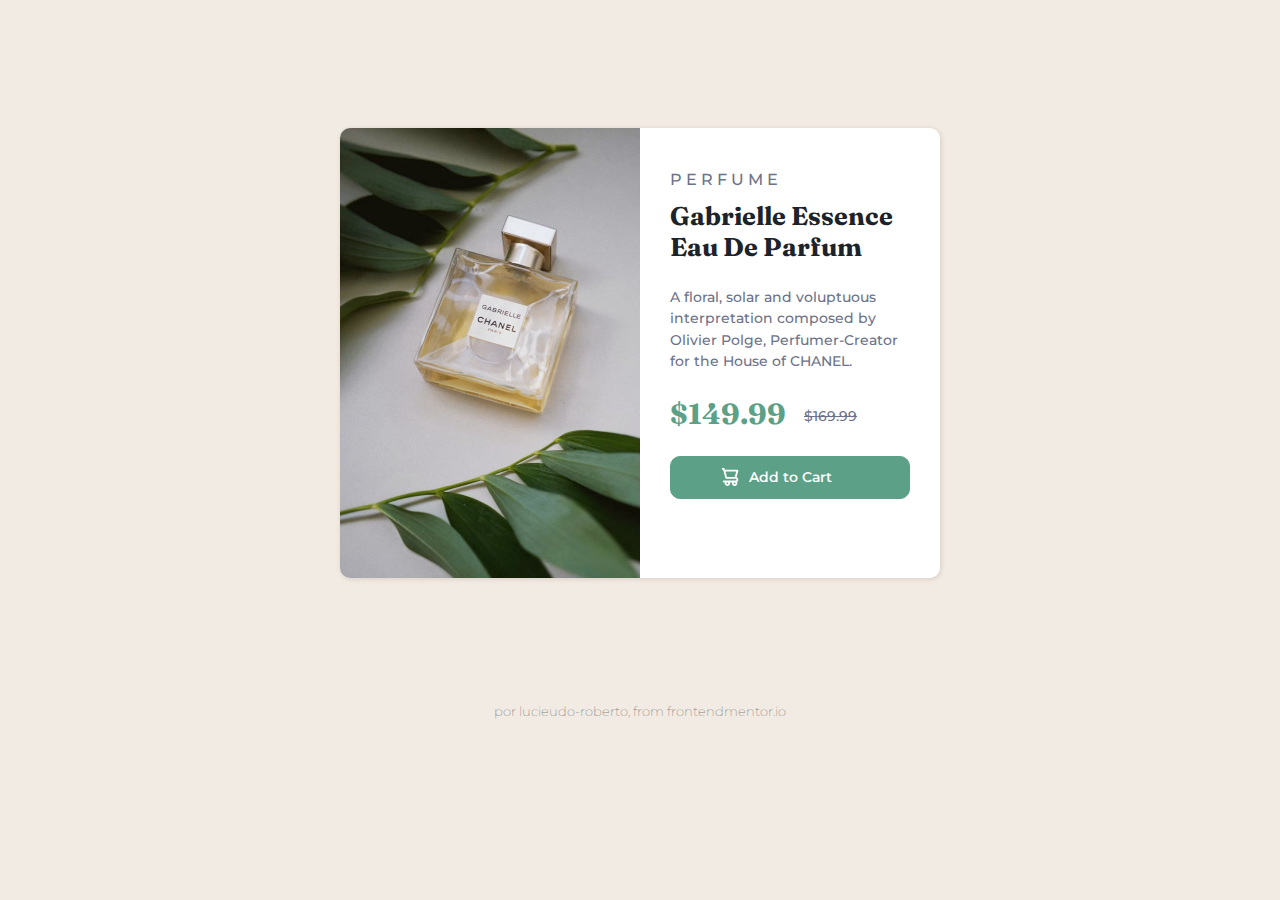
<file: desafio_01/index.html>
<!DOCTYPE html>
<html lang="en">
    <head>
    	<title>frontendmentor card perfume </title>
    	<meta name="author" content="lucieudo.roberto@gmail.com"/>
    	<meta name="describle" content=""/>
        <meta name="viewport" content="width=device-width"/>
        <meta charset="UTF-8"/>
        <link rel="stylesheet" href="css/reset.css"/>
        <link rel="stylesheet" href="css/style.css"/>
        <link rel="icon" href="res/favicon.png"/>
    </head>
    <body>
        <main class="card">
            <picture class="card-image-box">
            	<source media="(max-width:599px)" srcset="res/product_mobile.jpg"/>
            	<source media="(min-width:600px)" srcset="res/product_desktop.jpg"/>
                <img class="card-image" src="res/product_mobile.jpg" alt="Photo perfume and leaves">
            </picture>
            
            <div class="card-box-content">
                <h1 class="card-content-title card-content">
                    <span class="card-content-uptitle card-content">perfume</span>
                    Gabrielle Essence Eau De Parfum
                </h1>
                <p class="card-describle card-content">
                    A floral, solar and voluptuous interpretation composed by Olivier Polge, 
                    Perfumer-Creator for the House of CHANEL.
                </p>
                <label class="card-price card-content"> $149.99 <span class="old-price">$169.99</span> </label>
                <button class="card-button">Add to Cart</button>
            </div>
        </main>
        
        <footer>
            <p class="copy"> por lucieudo-roberto, from frontendmentor.io</p>
        </footer>
    </body>
</html>
</file>
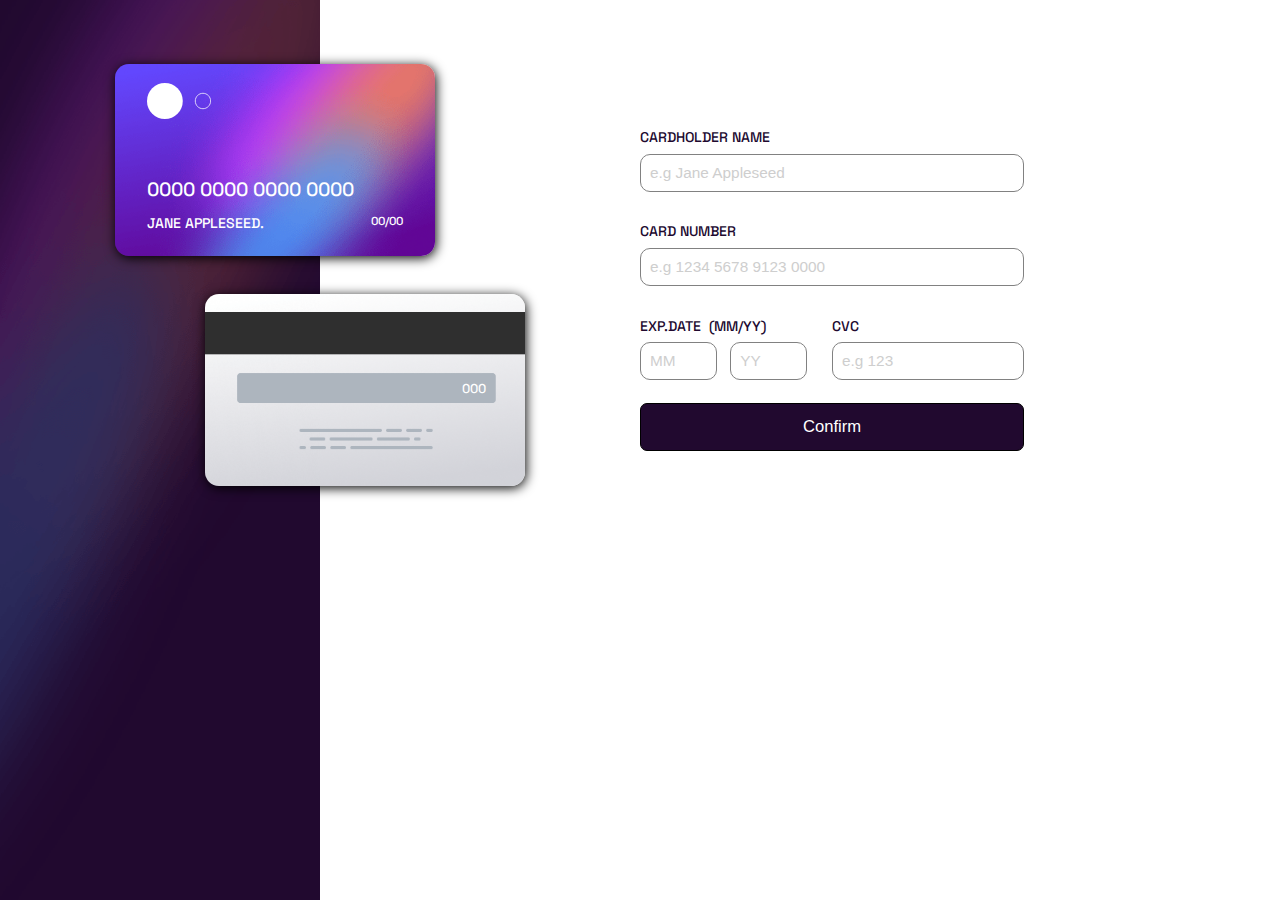
<file: desafio_02/index.html>
<!DOCTYPE html>

<html lang="en">
    <head>
        <title>Frontend Mentor | Interactive card details form </title>
        <meta name="viewport" content="width=device-width"/>
        <meta charset="UTF-8">
        <meta name="describle" content="card Interactive page">
        <link rel="icon" type="image/png" sizes="32x32" href="/res/favicon-32x32.png">
        <link rel="stylesheet" href="css/reset.css"/>
        <link rel="stylesheet" href="css/style.css"/>
    </head>
    <body>
        <div class="card-container">
            <div class="card-box">
                <div class="card card-front">
                    <img class="card-logo-img" src="res/card-logo.svg" alt="card logo image"/>
                    <label class="card-label-number" for="card-number">0000 0000 0000 0000</label>
                    <div class="label-name-box">
                        <label class="card-label-name" for="card-name">JANE APPLESEED.</label>
                        <label class="card-label-date" for="card-date">00/00</label>
                    </div>
                </div> 
                <div class="card card-back">
                    <label class="card-label-cvc" for="card-cvc">000</label>
                </div>              
            </div>

            <div class="form-box" >
                <form class="form-1">
                    <div class="form-input-box">
                        <label class="form-label" for="card-name">cardholder name </label>
                        <input class="form-input" id= "card-name" placeholder="e.g Jane Appleseed" maxlength="19">
                        <span class="form-error card-name-error">Can't be blank</span>
                    </div>
                    <div class="form-input-box">
                        <label class="form-label" for="card-number">card number</label>
                        <input class="form-input" type="tel" id="card-number" placeholder="e.g 1234 5678 9123 0000">
                        <span class="form-error card-number-error">Wrong format, numbers only</span>
                    </div>
                    
                    <div class="form-grid">
                        <div class="form-grid-child">
                            <label class="form-label" for="card-date">exp.date &nbsp;(mm/yy)</label>
                            <input class="form-input grid-input" type="tel" id="card-date" placeholder="MM">
                            <input class="form-input grid-input" type="tel" id="card-year" placeholder="YY">
                            <span class="form-error card-date-error">Can't be blank</span>
                        </div>
                        <div class="form-grid-child">
                            <label class="form-label" for="card-cvc">cvc</label>
                            <input class="form-input cvc-input" type="tel" id="card-cvc" placeholder="e.g 123">
                            <span class="form-error card-cvc-error">Can't be blank</span>
                        </div>
                    </div>
                    
                    <input type="button" class="send-button" id="submit-bnt" value="Confirm"/>
                </form>
            </div>

            <div class="sucess-box">
                <img class="sucess-image" src="res/icon-complete.svg" alt="is ok, image"/>
                <h1>thank you</h1>
                <p class="sucess-info-message">
                    We've added your car details 
                </p>
                <button class="sucess-button">Continue</button>
            </div>
        </div>
        <script src="src/main.js"></script>
    </body>
</html>
</file>
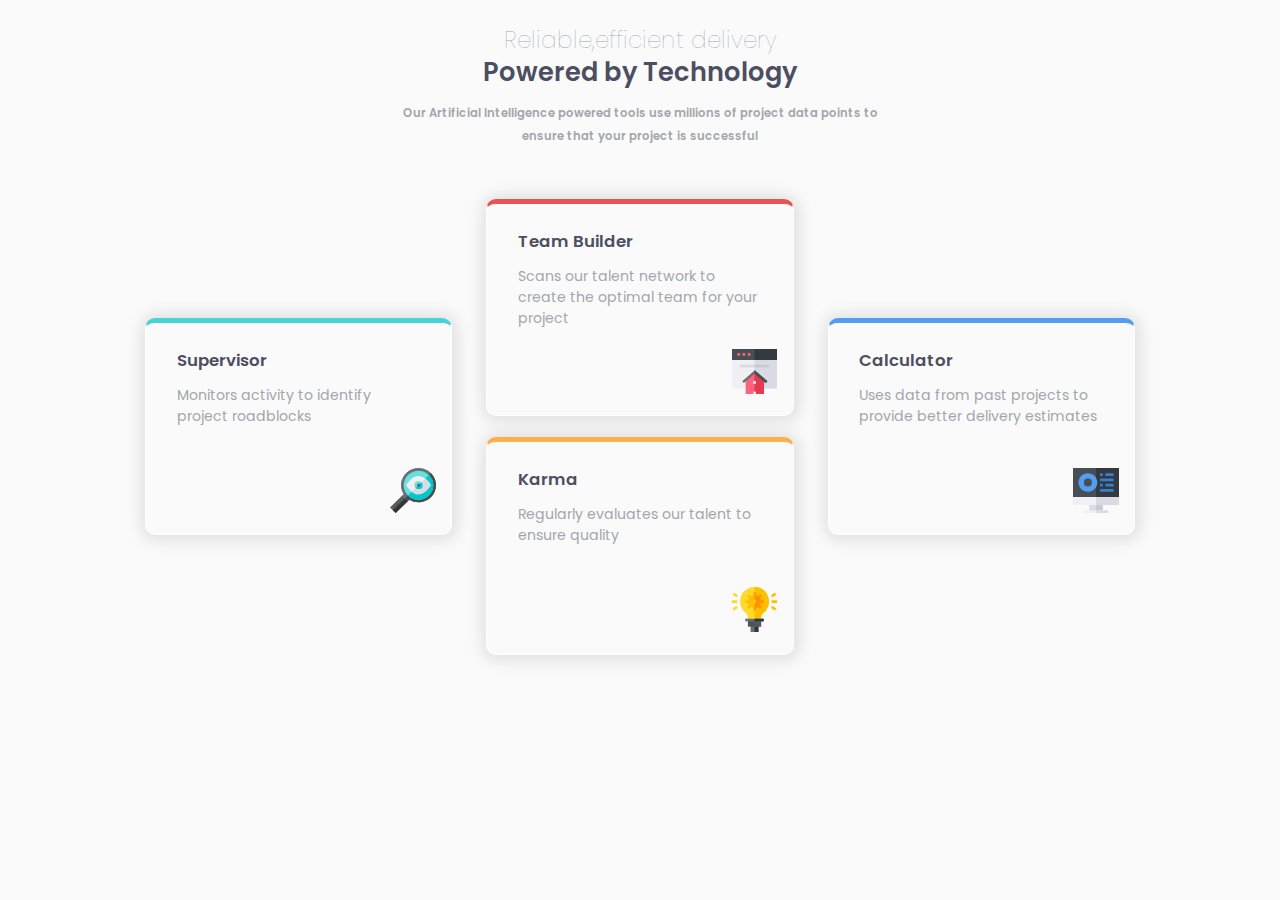
<file: desafio_03/index.html>
<!DOCTYPE html>

<html lang="en">
	<head>
		<title>Frontend Mentor | Four card feature section</title>
		<meta charset="UTF-8"/>
		<meta name="viewport" content="device-width,initial-scale=1"/>
		<meta name="describle" content="four card page">
		<link rel="icon" href="res/favicon-32x32.png"/>
		<link rel="stylesheet" href="css/reset.css"/>
		<link rel="stylesheet" href="css/style.css"/>
	</head>
	<body>
		<header class="header-box">
			<h1>Reliable,efficient delivery</h1>
			<h2>Powered by Technology</h2>
			<p class="header-desc">
			 Our Artificial Intelligence powered tools use millions of project data points
  			 to ensure that your project is successful
			</p>
		</header>
		<main class="main-grid-1">
			<article class="card card-1">
				<span class="card-title">Supervisor</span>
				<p class="card-desc">Monitors activity to identify project roadblocks</p>
				<img src="res/supervisor.svg" class="card-image" alt="">
			</article>
           <div class="not-used">
				<article class="card card-2">
					<span class="card-title">Team Builder</span>
					<p class="card-desc">Scans our talent network to create the optimal team for your project</p>
					<img src="res/team-builder.svg" class="card-image" alt="">
				</article>

				<article class="card card-3">
					<span class="card-title">Karma</span>
					<p class="card-desc">Regularly evaluates our talent to ensure quality</p>
					<img src="res/karma.svg" class="card-image" alt="">
				</article>
			</div>
			<article class="card card-4">
				<span class="card-title">Calculator</span>
				<p class="card-desc">Uses data from past projects to provide better delivery estimates</p>
				<img src="res/calculator.svg" class="card-image" alt="">
			</article>
		</main>	
	</body>
</html>
</file>
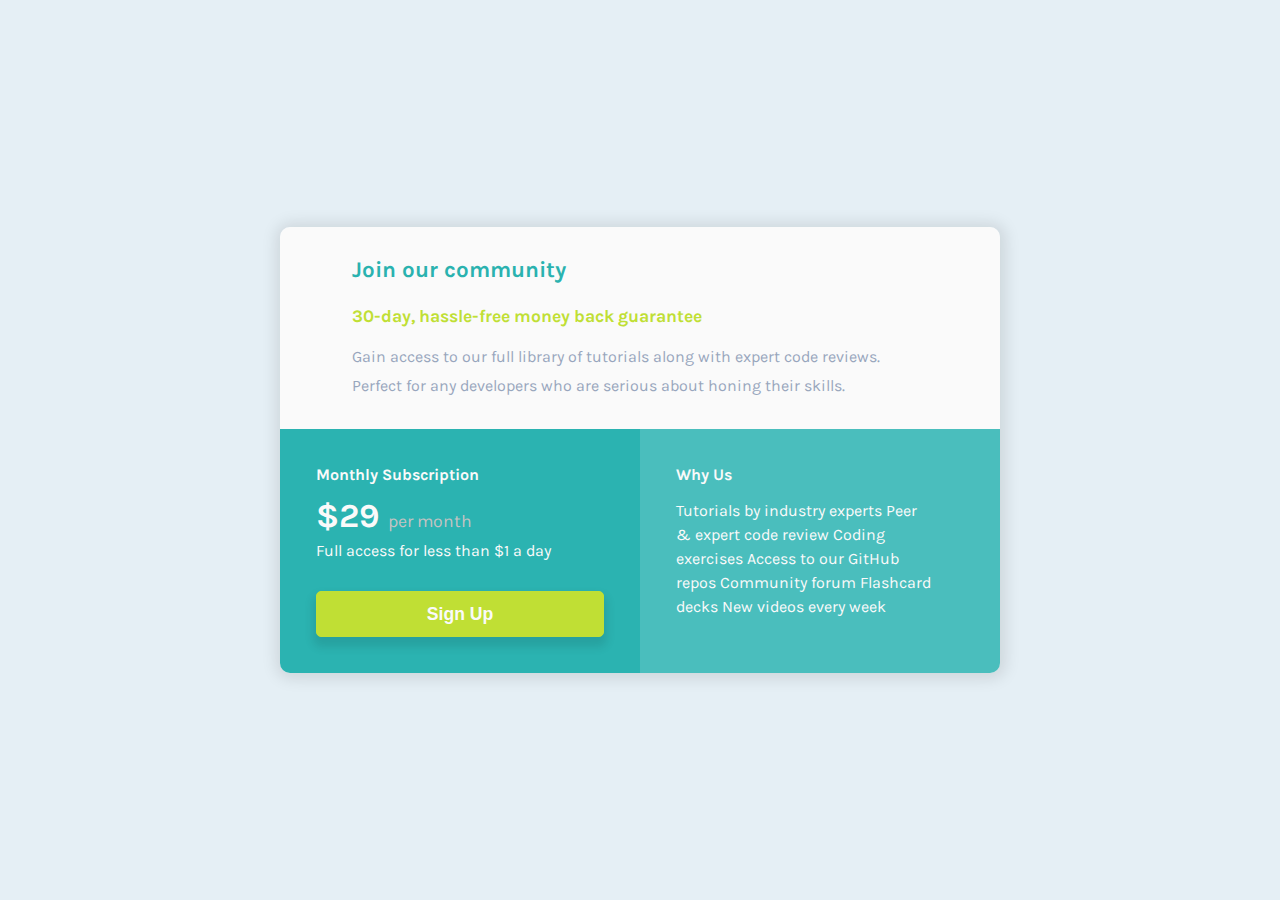
<file: desafio_04/index.html>
<!DOCTYPE html>
<html lang="en">
<head>
	<meta charset="utf-8">
	<meta name="viewport" content="width=device-width, initial-scale=1">
	<meta name="theme-color" content="#2bb3b1"/>
	<title>Frontend Mentor | Single Price Grid Component</title>
	<link rel="icon" href="res/favicon.png"/>
	<link rel="stylesheet" href="css/reset.css" />
	<link rel="stylesheet" href="css/style.css" />
</head>
<body>
	<main class="main-box">
		<section class="head-section">
			<h1 class="header-title">Join our community</h1>
			<h2>30-day, hassle-free money back guarantee</h2>
			<p class="head-section-desc">
			  Gain access to our full library of tutorials along with expert code reviews. 
  			  Perfect for any developers who are serious about honing their skills.
			<p>
		</section>
		
		<section class="subscript-section">
			<h3 class="header-title">Monthly Subscription</h3>
			<p class="product-price"> &dollar;29 <span class="month-text">per month</span></p>
			<p class="more-price-info">Full access for less than &dollar;1 a day</p>
			<button class="singup-bnt">Sign Up</button>
		</section>

		<section class="whay-section">
			<h4 class="header-title">Why Us</h4>
			<p class="whay-desc">
			  Tutorials by industry experts Peer &amp; expert code review
  			  Coding exercises Access to our GitHub repos Community forum Flashcard decks
  			  New videos every week
			</p>
		</section>
	</main>
</body>
</html>
</file>
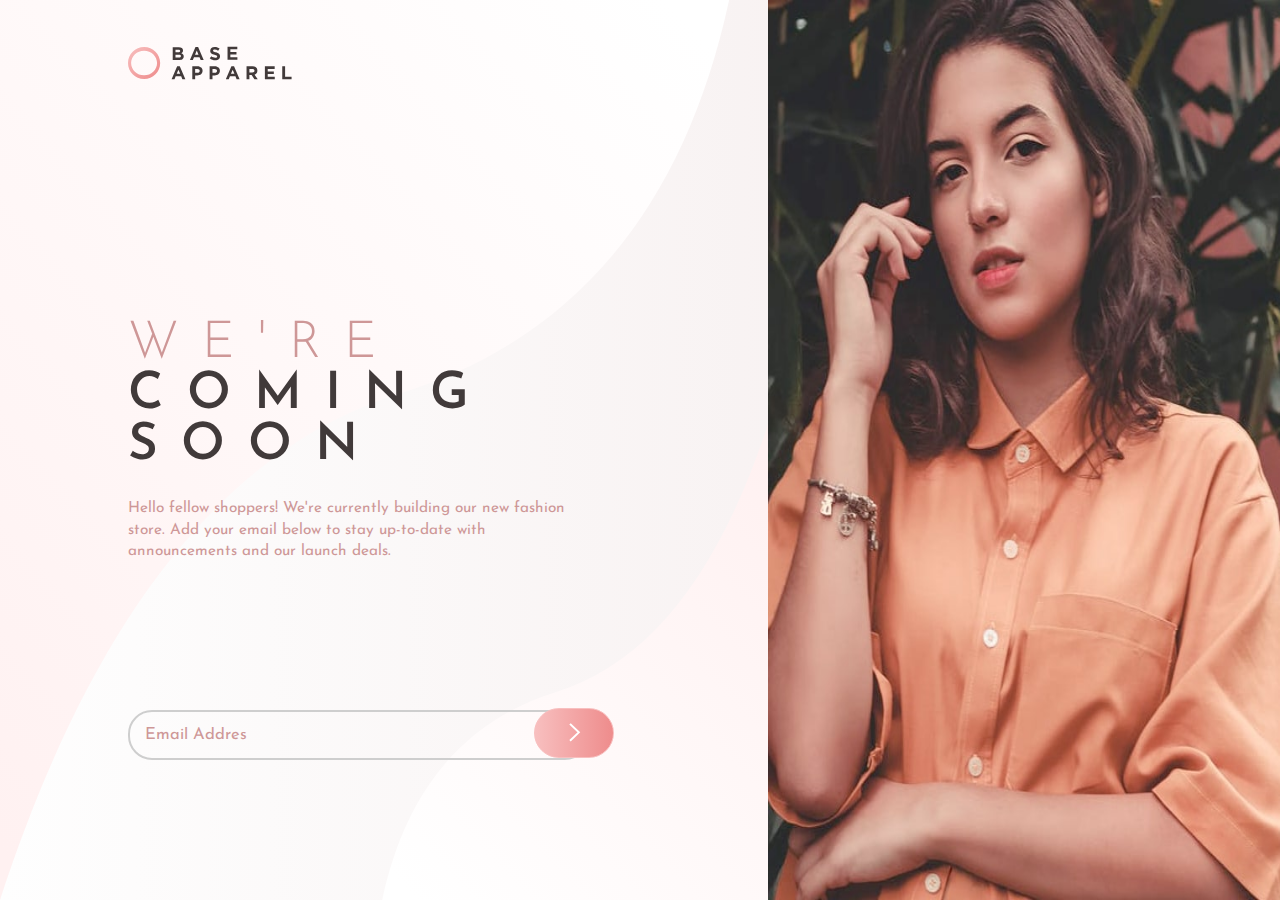
<file: desafio_05/index.html>
<!DOCTYPE html>
<html lang="en">
	<head>
		<title>Frontend Mentor | Base Apparel coming soon page</title>
	    <meta charset="UTF-8"/>
        <meta name="viewport" content="width=device-width"/>
        <link rel="icon" href="images/favicon.png"/>
        <link rel="stylesheet" href="styles/reset.css"/>
        <link rel="stylesheet" href="styles/style.css"/>
	</head>
    <body>
        <main class="main-box">
            <div class="logo-box"><img src="images/logo.svg" alt="logo icone" class="logo-image"/></div>
                
            <header class="header-box">
                <h1 class="head-title"><span class="marked-text">We're<br></span> coming <br>soon </h1>
                <p class="product-desc">
                    Hello fellow shoppers! We're currently building our new 
                    fashion store. Add your email below to stay up-to-date 
                    with announcements and our launch deals.
                </p>
            </header>

            <form class="form-box">
                <div class="form-input-box">
                    <input class="form-input-email" type="email" placeholder="Email Addres"/>
                    <button class="form-input-send"></button>
                    <span class="form-error-msg"> Please provide a valid email </span>                   
                </div> 
            </form>

            <aside class="aside-box">
                <picture class="image-box">
                    <source srcset="images/hero-mobile.jpg"  media="(max-width: 612px)"/>
                    <source srcset="images/hero-desktop.jpg" media="(min-width: 613px)"/>
                    <img src="images/hero-mobile.jpg" class="aside-image" alt="picture of woman"/>
                </picture>
            </aside>
        </main>
    </body>
</html>
</file>
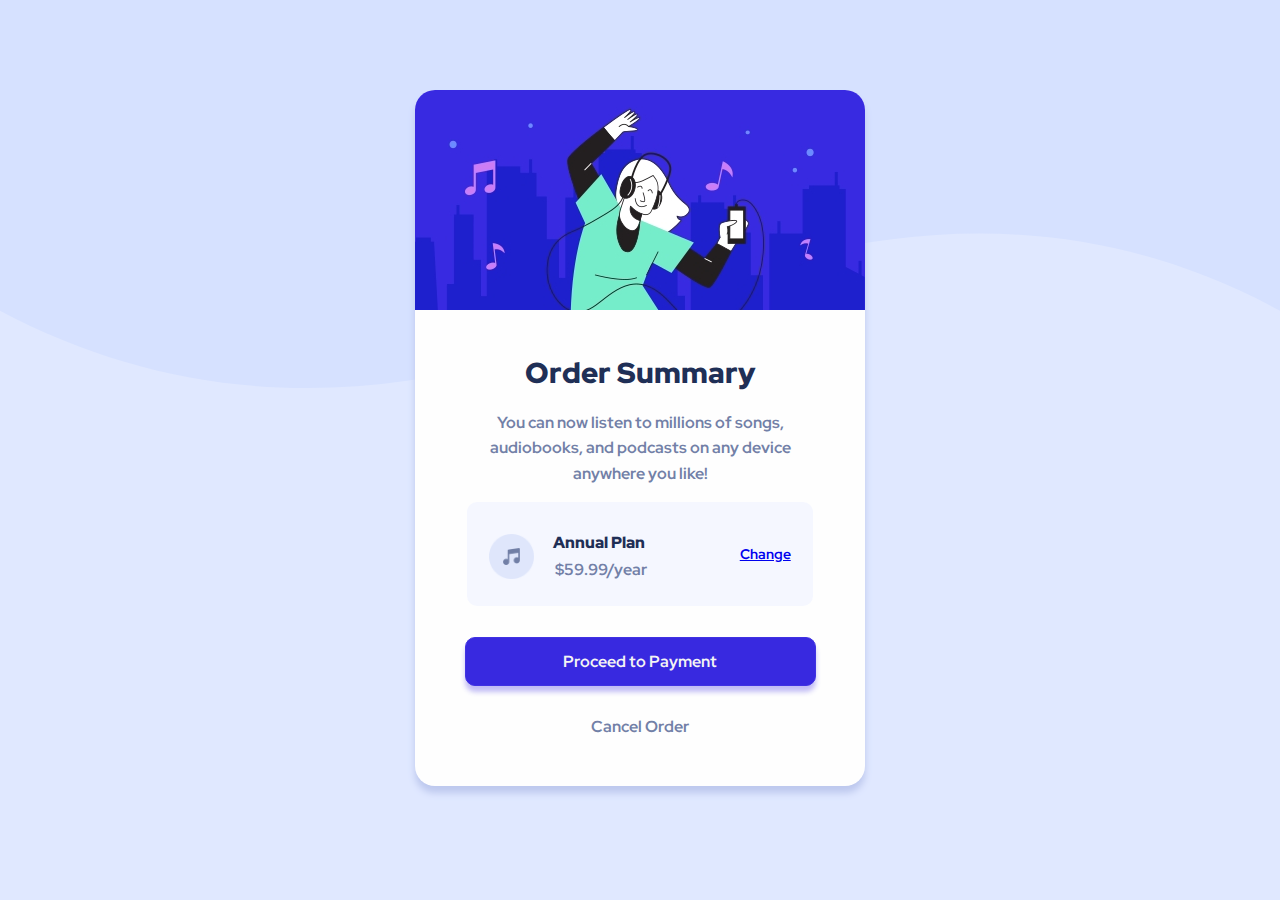
<file: desafio_06/index.html>
<!DOCTYPE html>

<html lang="en">
	<head>
		<meta charset="UTF-8">
		<title> Frontend Mentor | Order summary card </title>
		<meta name="viewport" content="width=device-width">
		<link rel="stylesheet" href="css/styles.css">
		<link rel="icon" type="image/png" href="res/img_03.png">
		<meta name="author" content="robertt-devv@outlool.com">
        <meta name="description" content="frontend mentor order summary challenge,challenge solved by robett-devv">
        <meta http-equiv="control-cache" content="no-cache">
	</head>

	<body>
		<section class="card">
			<header id="cheader">
				<img src="res/img_01.jpg" alt="image of a happy person and listening to music"/>
				<h1> Order Summary </h1>
				<p> You can now listen to millions of songs, audiobooks, 
				and podcasts on any device anywhere you like! </p>
			</header>

            <div id="cbody">
				<img src="res/img_02.png" alt="music icon"/>
				<p>Annual Plan<br><span>$59.99/year</span></p>
				<a href="#">Change</a>
			</div>

			<input class="buttons bnt-top" type="button" value="Proceed to Payment"/>
			<input class="buttons bnt-bmt" type="button" value="Cancel Order"/>
		</section>
	</body>
</html>
</file>
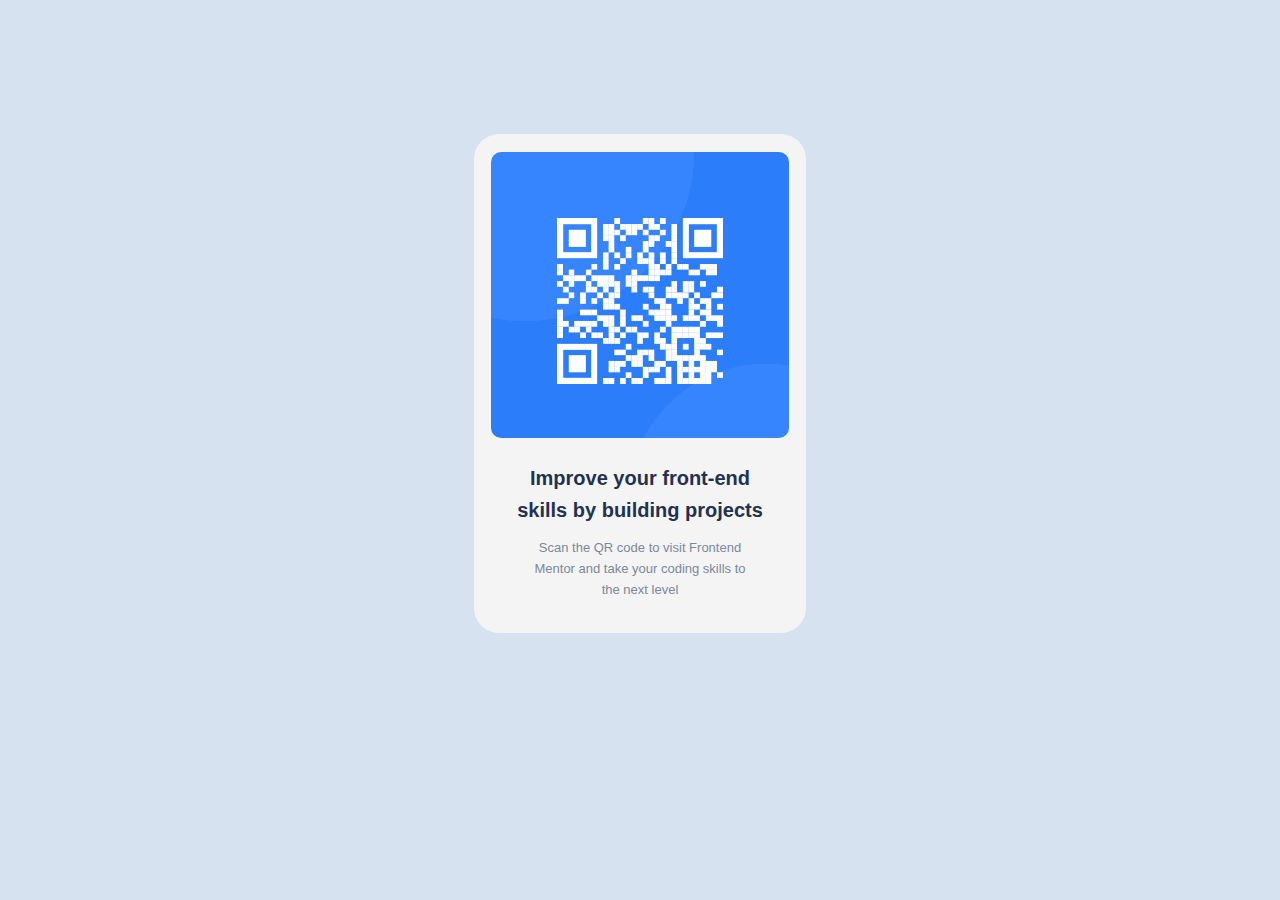
<file: desafio_07/index.html>
<!DOCTYPE html>

<html lang="en">
	<head>
		<meta charset="utf-8">
		<title>Frontend Mentor | QR code component</title>
  		<meta name="viewport" content="width=device-width, initial-scale=1.0"/>
  		<link rel="icon" type="image/png" href="res/favic.png"/>
  		<link rel="stylesheet" href="css/styles.css"/>
	</head>
	<body>
		<div id="card">
			<h1>
				<img src="res/qrcode.png" alt="image content a qr-code">
			</h1>
			<h2> Improve your front-end<br>skills by building projects </h2>
			<p> Scan the QR code to visit Frontend<br>Mentor and take your coding skills to<br> the next level </p>
		</div>
	</body>
</html>
</file>
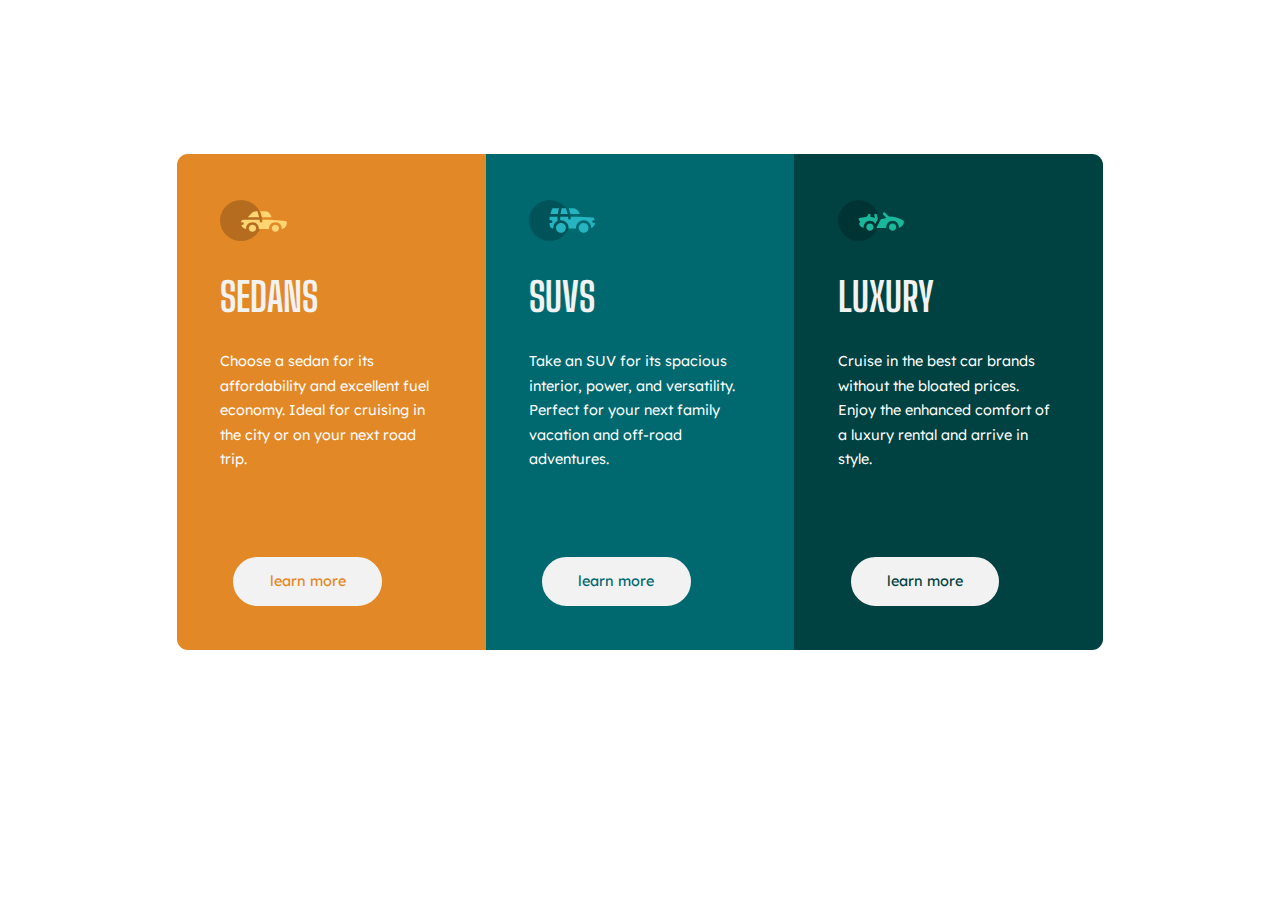
<file: desafio_08/index.html>
<!DOCTYPE html>
<html lang="en">
<head>
    <title>Frontend Mentor | 3-column preview card component</title>
    <meta charset="UTF-8">
    <meta name="viewport" content="width=device-width, initial-scale=1">
    <link rel="icon" href="res/favicon.png">
    <link rel="stylesheet" href="css/style.css">
</head>
<body>
    <section class="card-container">
        <div class="card card-a">
            <img class="image" src="res/card_a.svg" alt="icon popular car">
            <h1 class="title">sedans</h1>
            <p class="resume">
                Choose a sedan for its affordability and 
                excellent fuel economy. Ideal for cruising 
                in the city or on your next road trip.
            </p>
            <a href="" class="link link-a">learn more</a>
        </div>
        
        <div class="card card-b">
            <img class="image" src="res/card_b.svg" alt="S U V, icon">
            <h2 class="title">suvs</h2>
            <p class="resume">
                Take an SUV for its spacious interior, power,
                and versatility. Perfect for your next family 
                vacation and off-road adventures.
            </p>
            <a href="" class="link link-b">learn more</a>
        </div>
        
        <div class="card card-c">
            <img class="image" src="res/card_c.svg" alt="Luxury car icon">
            <h3 class="title">luxury</h3>
            <p class="resume">
                Cruise in the best car brands without the 
                bloated prices. Enjoy the enhanced comfort of a
                luxury rental and arrive in style.
            </p>
            <a href="" class="link link-c">learn more</a>
        </div>
    </section>
</body>
</html>
</file>
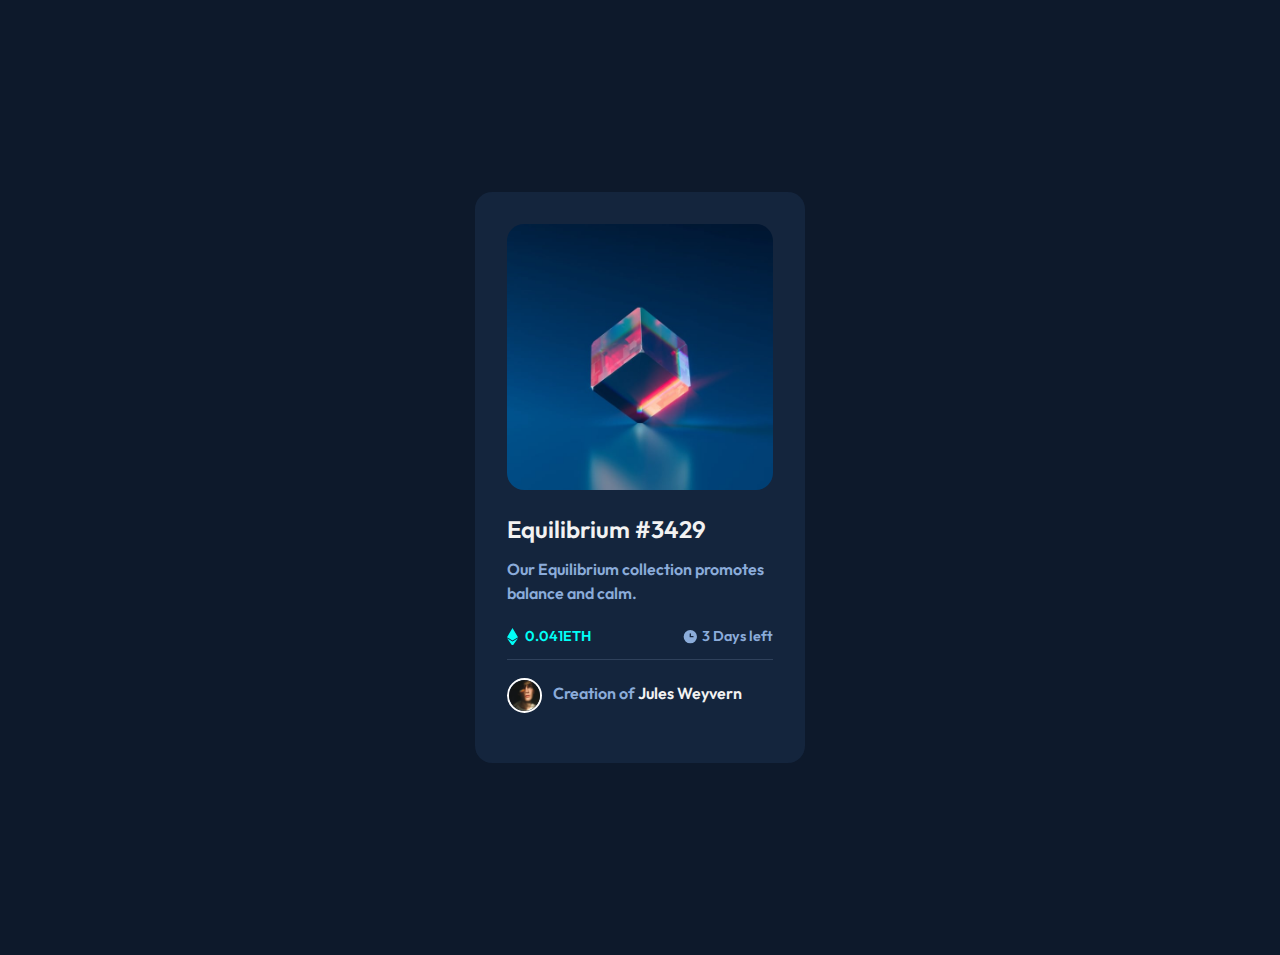
<file: desafio_09/index.html>
<!DOCTYPE html>
<html lang="en">
<head>
    <meta charset="UTF-8">
    <meta name="viewport" content="width=device-width, initial-scale=1.0">
    <link rel="icon" href="res/favico.png">
    <link rel="stylesheet" href="css/style.css">
    <title>Document</title>
</head>
<body>
    <section class="card">
        <div id="image-box">
            <img src="res/cube.jpg" id="image" alt="cristal cube image">
        </div>
        <h1 id="title">Equilibrium #3429</h1>
        <p id="resume">
            Our Equilibrium collection promotes 
            balance and calm.
        </p>
        <div id="info">
            <span id="money">0.041eth</span>
            <span id="timer">3 Days left</span>
        </div>
        <div id="author">
            <img id="avatar" src="res/avatar.png" alt="youg man image">
            <a id="link" href="">Creation of <span id="name">Jules Weyvern</span></a>
        </div>
    </section>
</body>
</html>
</file>
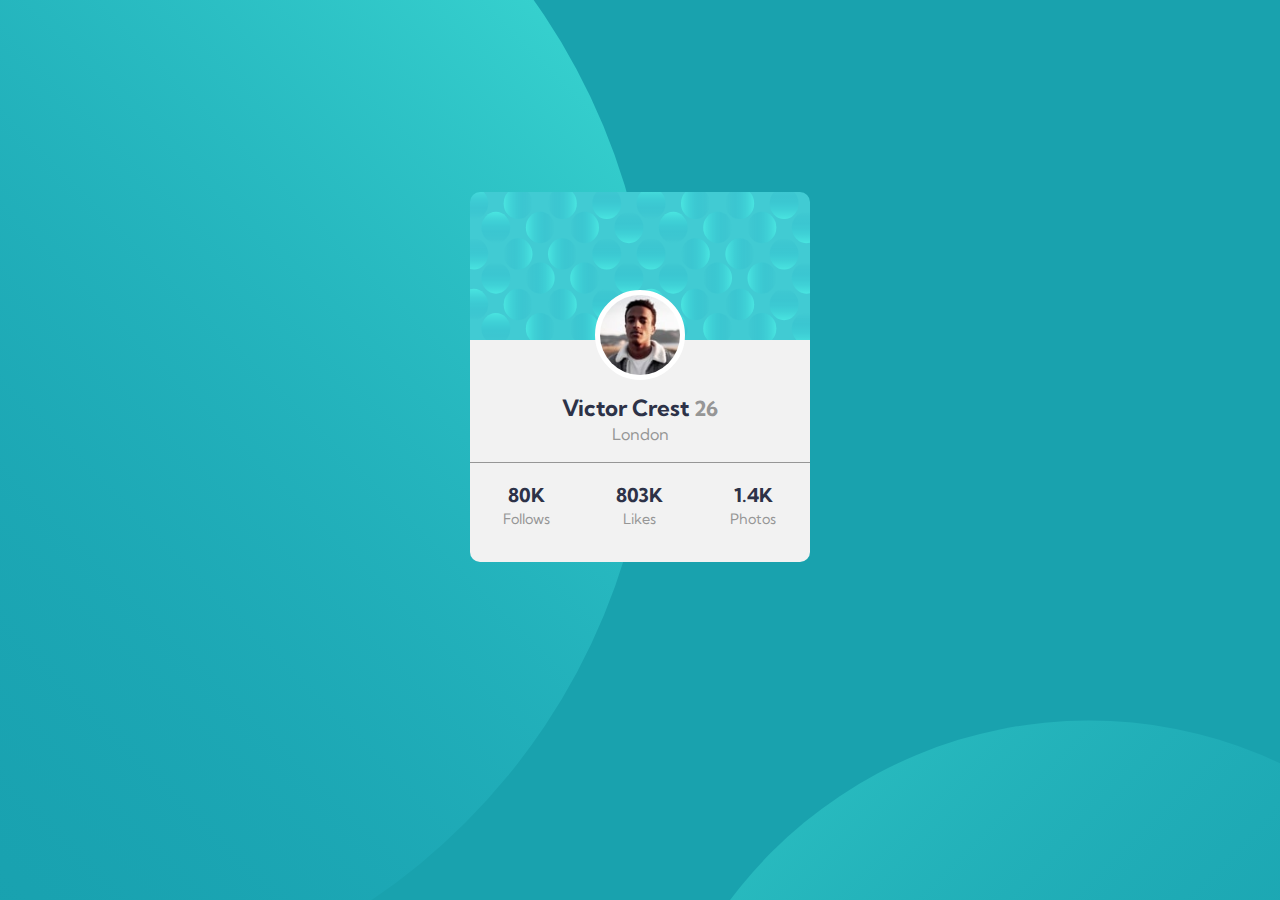
<file: desafio_10/index.html>
<!DOCTYPE html>
<html lang="en">
<head>
    <meta charset="UTF-8">
    <title>Frontend Mentor | Profile card component</title>
    <meta name="viewport" content="width=device-width, initial-scale=1.0">
    <link rel="icon" href="res/favicon.png">
    <link rel="stylesheet" href="css/style.css"/>
</head>
<body>
    <section id="card">
        <div id="avatar">
            <img id="image" src="res/avatar.jpg" alt="young person image"/>
        </div>
        <h1 id="name">
            Victor Crest
            <span id="age">26</span>
        </h1>
        
        <span id="city">London</span>
        
        <div id="dashboard">
            <div class="item">
                <span class="label">80K</span>
                <span class="value">Follows</span>
            </div>
            <div class="item">
                <span class="label">803K</span>
                <span class="value">Likes</span>
            </div>
            <div class="item">
                <span class="label">1.4K</span>
                <span class="value">Photos</span>
            </div>
        </div>
    </section>
</body>
</html>
</file>
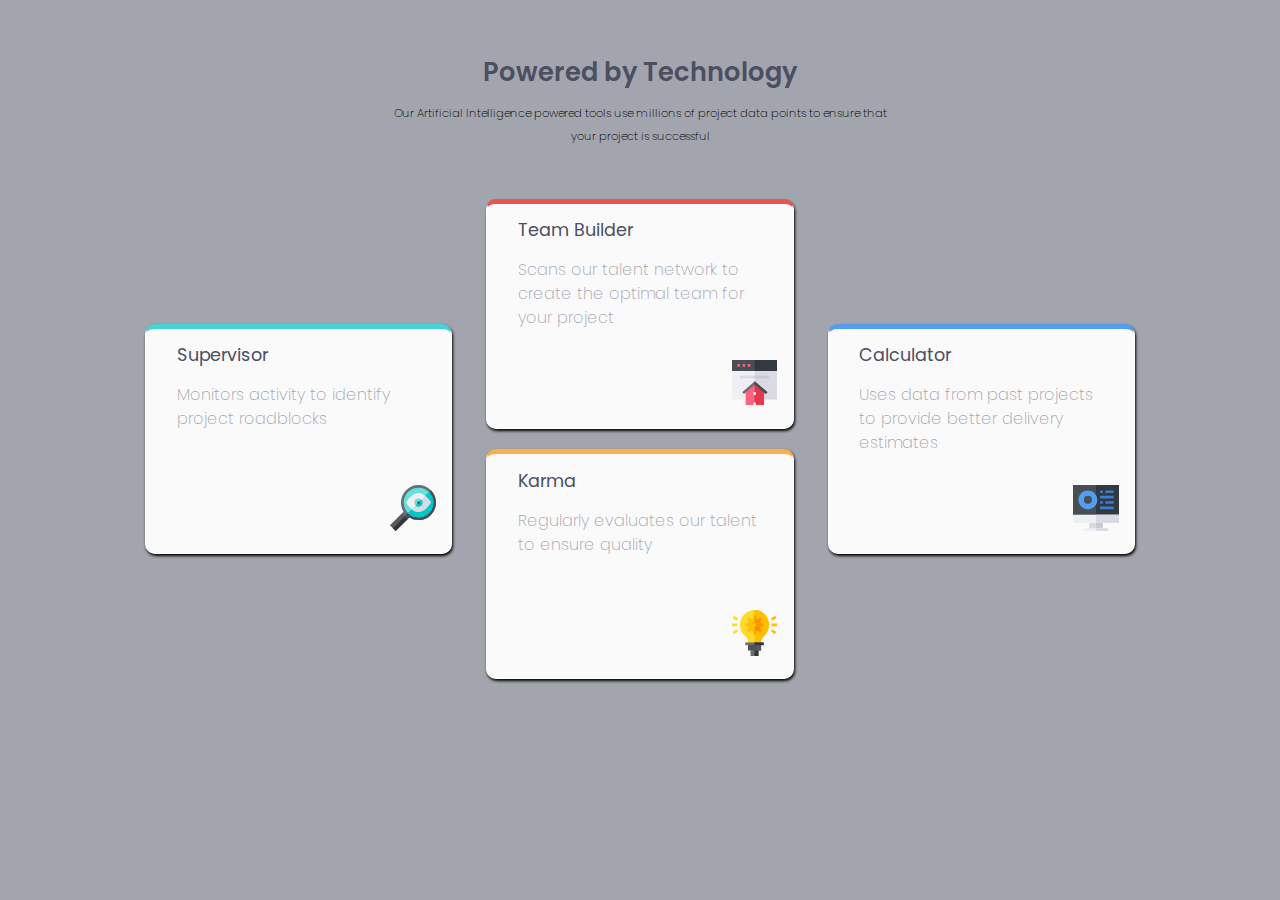
<file: desafio_3/index.html>
<!DOCTYPE html>

<html lang="en">
	<head>
		<title>Frontend Mentor | Four card feature section</title>
		<meta charset="UTF-8"/>
		<meta name="viewport" content="device-width,initial-scale=1"/>
		<meta name="describle" content="four card page">
		<link rel="icon" href="res/favicon-32x32.png"/>
		<link rel="stylesheet" href="css/reset.css"/>
		<link rel="stylesheet" href="css/style.css"/>
	</head>
	<body>
		<header class="header-box">
			<h1>Reliable,efficient delivery</h1>
			<h2>Powered by Technology</h2>
			<p class="header-desc">
			 Our Artificial Intelligence powered tools use millions of project data points
  			 to ensure that your project is successful
			</p>
		</header>
		<main class="main-grid-1">
			<div class="card card-1">
				<span class="card-title">Supervisor</span>
				<p class="card-desc">Monitors activity to identify project roadblocks</p>
				<img src="res/supervisor.svg" class="card-image" alt="">
			</div>
           <div class="not-used">
				<div class="card card-2">
					<span class="card-title">Team Builder</span>
					<p class="card-desc">Scans our talent network to create the optimal team for your project</p>
					<img src="res/team-builder.svg" class="card-image" alt="">
				</div>

				<div class="card card-3">
					<span class="card-title">Karma</span>
					<p class="card-desc">Regularly evaluates our talent to ensure quality</p>
					<img src="res/karma.svg" class="card-image" alt="">
				</div>
			</div>
			<div class="card card-4">
				<span class="card-title">Calculator</span>
				<p class="card-desc">Uses data from past projects to provide better delivery estimates</p>
				<img src="res/calculator.svg" class="card-image" alt="">
			</div>
		</main>	
	</body>
</html>
</file>
<file: desafio_01/css/style.css>
@import url('https://fonts.googleapis.com/css2?family=Montserrat:wght@500;700&display=swap');
@import url('https://fonts.googleapis.com/css2?family=Fraunces:wght@700&display=swap');

:root{
    --dark-cyan: #5ca187;
    --very-dark-blue: #1c232b;
    --dark-gray: #6c7289;
    --bgcolor: #f2ebe3;
}

body {
    font-size: 16px;
    background-color: var(--bgcolor);
}

.card {
    overflow: hidden;
    border-radius: 10px;
    margin: 10% auto;
    width:  min(600px,90%);
    display: flex;
    flex-wrap: wrap;
    background-color: #fff;
    box-shadow: 1px 1px 5px #d6cdc3;
}

.card-image-box {width: 50%;}
.card-image{width: 100%; vertical-align: middle;}

.card-box-content{width: 50%; padding: 5%;}

.card-content {
    text-align: left;
    display: block;
    width: 100%;
    color: var(--very-dark-blue);
    font: 700 1.6rem/1.2 'Fraunces',sans-serif;
}

.card-content-uptitle {
	font: 500 1rem/1.2 'Montserrat', sans-serif;
	text-transform: uppercase;
	margin: 5% 0;
	letter-spacing: 4px;
	color: var(--dark-gray);
}

.card-describle {
    font: 500 .9rem/1.5 'Montserrat',sans-serif;
    margin: 10% 0;
    color:  var(--dark-gray);
}

.card-price{
    font-size: 1.8rem;
    margin: 10% 0;
    color: var(--dark-cyan);
}

.old-price {
    margin-left: 5%;
    vertical-align: middle;
    font: 500 .9rem/1.2 'Montserrat',sans-serif;
    text-decoration: line-through;
    color:  var(--dark-gray);
}

.card-button {
    background: var(--dark-cyan) url('../res/cart.svg') 23% center/7% no-repeat;
    width:100%;
    padding:  5%;
    border-radius: 10px;
    border: 1px solid var(--dark-cyan);
    font: 570 .9rem/1.2 'Montserrat',sans-serif;
    display: block;
    color: #fff;
    cursor: pointer;
}
.card-button:hover{ background-color: #40735f;}

@media(max-width: 610px) {
    .card-image-box {width: 100%;}
    .card-box-content{width: 100%; padding: 5%;}
    .card-content{width: 100%; padding: 1%;}
    .card-content-uptitle{font-size: 1rem;}
    .card-content-title{margin-top: 1%; font-size: 2rem;}
    .card-describle{width: 90%; margin-right: 10%; margin: 4% 0;}
    .card-price{margin: 8% 0;}
}

.copy {
	text-align: center;
	margin: 3% 0;
	font: 200 .8rem/1 'Montserrat',Sans-serif;
	color: #818181;
}
</file>
<file: desafio_02/css/style.css>
@import url('https://fonts.googleapis.com/css2?family=Space+Grotesk:wght@500&display=swap');

:root {
    --input-border-color-actived:  #6448fe;
    --input-text-color-actived:    #600594;
    --button-bg-color: 	#21092f;
    --error-text-color:     #ff5252;
    --input-label-color: #21092f;
    --input-text-color: #21092f;
    --light-gray:  #dedddf;
}


html, body {
    width: 100%;
    height: 100%;
    font-family: 'Space Grotesk', sans-serif;
    font-weight: 500;
}

.card-container {
    width: 100%;
    height: 100%;
    display: grid;
    grid-template-columns: 50% 50%;
    text-align: center;
}

.card-box {
    height: 100%; width: 100%;
    position: relative;
    top: 0; left: 0;
    background: transparent url('../res/bg-desktop.png') 0 0 /50% 100% no-repeat;
}
    .card {
        position: absolute;
        width: 25vw;
        height:15vw;
        border-radius: 14px;
        overflow: hidden;
        overflow: hidden;
        box-shadow: 1px 2px 12px #000;
    }
    .card-front{
        top: 5vw; left: 9vw;
        background: transparent url('../res/bg-card-front.png') 0 0 /100% 100% no-repeat; 
        z-index: 999;
    }
    .card-back{ 
        top: 23vw; left: 16vw;
        background: transparent url('../res/bg-card-back.png') 0 0 /100% 100% no-repeat; 
    }

    .card-logo-img {
        display: block;
        width: 20%;
        position: relative;
        top: 10%; left: 10%;
    }

    .card-label-number {
        display: block;
        width: 80%;
        position: relative;
        top: 6vw; left: 10%;
        text-align: left;
        font-size: 1.5vw;
        color: #fff;
        cursor: pointer;
    }

    .label-name-box {
        position: relative;
        display: grid;
        grid-template-columns: 70% 30%;
        width: 80%;
        top: 7vw; left: 10%;
        text-align: left;
        color: #fff;
        cursor: pointer;
    }
    .card-label-name {font-size: 1.1vw;}
    .card-label-date {font-size: .9vw; text-align: right;}
    
   
    .card-label-cvc {
        display: block;
        width: 78%;
        top: 6.7vw; left: 10%;
        position: relative;
        font-size: 1vw;
        text-align: right;
        color: #fff;
        cursor: pointer;
    }


.form-box {
    width: 100%; height: 100%;
}
    .form-1  {
        width: 60%;
        margin: 20% 0;
    }

    .form-input-box {
        display: block;
        width: 100%;
        margin: 8% 0;
    }

    .form-label {
        display: block;
        width: 100%;
        text-align: left;  
        text-transform: uppercase;
        font-size: 1.1vw;
        color: var(--input-label-color);
    }

    .form-input {
        display: block;
        width: 100%;
        margin-top: 2%;
        border-radius: 10px;
        border:  .8px solid #818181;
        padding: .7vw;
        font-size: 1.2vw;
        outline: none;
        color: vad(--input-text-color);
    }

    .form-input::placeholder {
        font-size:1.2vw;
        vertical-align: middle;
        color: #cecece;
    }
    .form-input:focus, .form-input:hover {
        border:  0.8px solid var(--input-border-color-actived);
        color: var(--input-text-color-actived);
    }
    .form-grid {
        text-align: left;
        display: grid;
        grid-template-columns: 50% 50%;
    }

    .grid-input {
        margin-top: 4%;
        display: inline;
        width: 40%;
        margin-right: 5%;
    }

    .cvc-input{margin-top: 4%;}

    .form-error {
        display: none;
        width: 100%;
        font-size: 1vw;
        color: var(--error-text-color);
        text-align: left;
        margin: 3% 0;
    }

    .send-button {
        display: block;
        width: 100%;
        background-color: var(--button-bg-color);
        color: #fff;
        border-radius: 7px;
        border: 1px solid #000;
        font-size: 1.3vw;
        margin: 6% auto 2% auto;
        padding:  3.4%;
        cursor: pointer;
    }


.sucess-box {
    text-align: center;
    display: none;
    width: 70%;
    margin-top: 30%;
    margin-left: 4%;
}
    .sucess-image{width: 15%;}

    .sucess-box h1 {
        width: 100%;
        text-align: center;
        font-size: 2.4vw;
        margin: 4% 0;
        text-transform: uppercase;
    }
    .sucess-info-message {
        width: 100%;
        text-align: center;
        font-size:1.1vw;
        margin: 4% 0;   
    }

     .sucess-button {
        display: block;
        width: 100%;
        background-color: var(--button-bg-color);
        color: #fff;
        border-radius: 7px;
        border: 1px solid #000;
        font-size: 1.1vw;
        margin: 6% auto 2% auto;
        padding:  3.4%;
        cursor: pointer;
    }


    @media (max-width: 612px) {
        .card-container {display: block; height: 100%;}
        
        .card-box {
            width: 100%; height:60vw;
            position: relative;
            top: 0; left: 0;
            background: transparent url('../res/bg-mobile.png') 0 0 /100% 60vw no-repeat;
        }
            .card {width: 80%;height:45vw;}
            .card-front{top: 28vw; left: 5%;}
            .card-back{top: 3vw; left: 15%;}
            .card-label-number {font-size: 5.1vw;top: 16vw;}
            .label-name-box {top: 18vw;}
            .card-label-name{font-size: 3vw;}
            .card-label-date{font-size: 3vw;}
            .card-label-cvc{font-size: 4vw; top: 20vw;}
        
        .form-box {
            width: 100%; height: auto;
            margin-top: 20vw;
        }
            .form-1 { width: 80%; margin: 10% auto 0 auto;}
            .form-label {margin-top: 3%; font-size: 3.2vw;}
            .form-input {padding: 4vw;font-size: 3.4vw;}
            .form-input::placeholder {font-size: 3vw;}
            .send-button {padding: 4vw;font-size: 3.3vw;margin-top:15%}
            .form-error{font-size: 3vw; margin: 1% 0;}

        .sucess-box {
            width: 90%;
            margin: 36% auto 1% auto;
        }
            .sucess-image{width: 25%;}
            .sucess-box h1{font-size: 9.3vw;}
            .sucess-info-message{font-size: 3.9vw;}
            .sucess-button{font-size: 4.1vw; margin-top: 20%;}
    }
</file>
<file: desafio_03/css/style.css>
@import url('https://fonts.googleapis.com/css2?family=Poppins:wght@200;400;600&display=swap');

body{background-color:  #fafafa;}

.header-box {
    display: block;
    width: 100%;
    margin:  2% 0;
}

h1,h2 {
    display: block;
    width: 100%;
    text-align: center;
    font: 600 2vw/1.3 'Poppins',sans-serif;
    color:  #4c4e61;
}
h1 {
    font-size: 1.8vw;
    font-weight: 90;
    color: #a3a5ae;
}

.header-desc {
    display: block;
    width: 40%;
    margin: 1% auto 0 auto;
    text-align: center;
    font: 600 .9vw/2 'Poppins',sans-serif;
    color: #a3a5ae;
}

.main-grid-1 {
    display: grid;
    grid-template-columns: repeat(3, 1fr);
    width: 80%;
    margin: 0 auto;
    padding: 2% 0;
}

.card {
    position: relative;
    display: block;
    border: 1px solid #fff;
    box-shadow: 1px 1px 15px 5px rgba(0,0,0,.10);
    width: 90%;
    border-radius: 10px;
    height: 17vw;
    margin: auto auto;
    background-color: #fafafa;
}

.card-1{border-top: 5px solid #45d3d3; }
.card-2{border-top: 5px solid #ea5353; }
.card-3{border-top: 5px solid #fcaf4a; margin-top: 6%;}
.card-4{border-top: 5px solid #549ef2;}

.card-title, .card-desc{
    display: block;
    width: 80%;
    text-align: left;
    font: 600 1.3vw/1 'Poppins',sans-serif;
    margin: 10% auto 5% auto;
    color:  #4c4e61;
}

.card-desc {
    font: 400 1.1vw/1.5 'Poppins',sans-serif;
    margin: 4% auto;
    color: #a3a5ae;
}

.card-image {
    position: absolute;
    width: 15%;
    float: right;
    bottom: 10%;
    right: 5%;
}

@media(max-width: 623px) {
    h1,h2 { width: 100%; font-size: 7vw;}
    h1{margin: 5% 0 2% 0;}

    .header-desc{
        width: 80%; font-size: 3.2vw; 
        line-height: 1.5; text-align: justify;
        margin: 5% auto;
    }
    .main-grid-1{width: 100%;}
    .card{width: 80%; height: 330px;}
    .card-title{font-size: 4.3vw;}
    .card-desc{font-size: 3.8vw;}
    .main-grid-1 {display: block;}
    .card {margin: 5% auto;}
    .card-3{margin-top: 5%;}
}
</file>
<file: desafio_04/css/style.css>
@import url('https://fonts.googleapis.com/css2?family=Karla:wght@400;700&display=swap');

body {
    width: 100%;
    min-height: 100vh;
    justify-content: center;
    align-items: center;
    display: flex;
    flex-direction: column;
	font-family: 'Karla', sans-serif;
	font-size: 17px;
	background-color: #e5eff5;
	color: #fafafa;
}

.main-box {
	display: flex;
	flex-wrap: wrap;
	width: min(720px,90%);
	border-radius: 10px;
	overflow: hidden;
	box-shadow: 1px 1px 15px 5px rgba(0,0,0,.10);
}

.head-section {width: 100%;background: #fafafa; padding: 4% 10%;}
	h1{font-size: 1.4rem; font-weight: 700; color:#2ab2af; margin-bottom: 4%;}
	h2{font-size: 1.1rem; font-weight: 700; color:#c0df34; margin-bottom: 3%;}
	
	.head-section-desc {
		display: block;
		margin-top: 3%;
		width: 100%;
		color: #98a6bd;
		font-size: 1rem;
		line-height: 1.8;
	}

.subscript-section{width: 50%; background-color: #2bb3b1; padding: 5%;}
	h3{font-size: 1rem;color: #fafafa;}
	
	.product-price {
		display: block;
		width: 100%;
		font-size: 2.1rem;
		font-weight: 700;
		margin-top: 4%;
	}

	.month-text {
	    /*vertical-align: middle;*/
		font-size: 1.1rem; 
		font-weight: 400;
		color: #c3c3c3;
	}

	.more-price-info {
		display: block;
		width: 100%;
		font-size: 1rem;
		font-weight: 400;
		margin-top: 2%;
	}

	.singup-bnt{
		display: block;
		width: 100%;
		border: 1px solid #c0df34;
		padding: 4%;
		background-color: #c0df34;
		border-radius: 5px;
		font-size: 1.1rem;
		font-weight: 700;
		margin-top: 11%;
		color: #fafafa;
		box-shadow: 0 7px 10px 3px rgba(0,0,0,.1);
		cursor: pointer;
	}

.whay-section{width: 50%; padding: 5%; background-color: #4abebd;}
	h4{font-size: 1rem;}
	.whay-desc {
		width: 90%;
		font-size: 1rem;
		line-height: 1.5;
		margin: 5% 0;
	}

@media(max-width:612px) {
    .main-box{flex-direction: column; margin-top: 5%;}
    
    .head-section,
    .subscript-section,
    .whay-section{width: 100%; padding: 10% 10% 5% 10%;}
    .singup-bnt{margin-bottom: 5%;}
    h1{font-size: 2.1rem; margin-bottom: 5%;}
    h2{font-size: 1.3rem; margin-bottom: 5%;}
    h3{font-size: 1.5rem; margin-bottom: 5%;}
    h4{font-size: 1.5rem; margin-bottom: 5%;}
    .head-section-desc {
        line-height: 1.9; 
        font-size: 1.3rem;
        margin-bottom: 4%;
    }
    
   .whay-desc {font-size: 1.2rem;line-height: 1.4;}
}
</file>
<file: desafio_05/styles/style.css>
@import url('https://fonts.googleapis.com/css2?family=Josefin+Sans:wght@300;400;600&display=swap');

body {
	display: flex;
	justify-content: center;
	align-items: center;
	min-height: 100vh;
    width: 100%;
}

.main-box {
	position: relative;
	display: flex;
	height: min(1000px,100vh);
	width: min(1500px,100%);
	flex-wrap: wrap;
	background: url('../images/bg-desktop.svg') no-repeat 0 0 /60% 100%, linear-gradient(to right, #fefefe,#f4ebeb);
}

.logo-box, .header-box, .form-box { width:60%; padding:0 10%; }
.logo-image {width: 32%; margin: 9% 0 25% 0;}

.head-title {
	font: 600 4vw/1 'josefin Sans';
	text-transform:uppercase; 
	letter-spacing: 23px;
	color:#413a3a;
}
.marked-text { font-weight: 300; color: #ce9797; }

.product-desc {
	width: 90%;
	font: 400 1.2vw/1.4 'josefin Sans';
	margin-top: 5%; 
	color: #ce9797;
}

.form-input-box {
	margin-top: 8%;
	position: relative;
}

.form-input-email{
	border: 2px solid #cecece;
	border-radius: 24px;
	width: 90%; outline:none; padding: 15px;
	font: 400 1.3vw/1 'josefin Sans';
	color: #413a3a;
	background: transparent;
}

.form-input-email:invalid {
	border: 2px solid #f96262;
	background:#fccfcf url('../images/icon-error.svg') 80% 50% /5.5% no-repeat;
}

.form-input-email::placeholder {color:#ce9797;}
.form-input-email:invalid ~ .form-error-msg {visibility: visible;}

.form-input-send {
    position: absolute;
    width: 5rem;
    right: 5%; top: -2px;
    border-radius: 30px;
    border: 1px solid #f8bfbf;
    padding: 1.5rem;
    cursor: pointer;
    background: url('../images/icon-arrow.svg') no-repeat 50% 50% /15%, linear-gradient(to right, #f8bfbf,#ee8c8c);
  
}

.form-input-send:hover {
	border: 1px solid #f4e1e1;
    background: url('../images/icon-arrow.svg') no-repeat 50% 50% /15%, linear-gradient(to right,#f4e1e1, #e2bebe);
}

.form-error-msg {
    display: block;
    visibility: hidden;
    width: 90%; margin: 2% 0;
	font: 400 1vw/1 'josefin Sans';
    color: #f96262;
    margin-left: 1%;
} 

.aside-box {
	width: 40%; 
	order: 2; 
	position: absolute; 
	right: 0;
	height: min(1000px,100vh);
}
.aside-image {width: 100%; height: 100%;}

@media(max-width: 512px) {
	.main-box{background-image: none;}
    .logo-box {order: 1;} .header-box{order: 3;} .form-box {order: 4;}
    .logo-box, .header-box, .form-box { width:100%; padding:0 10%; }
    .logo-image {width: 35%; margin: 4% 0 7% 0;}
    .head-title{
        width: 100%; 
        text-align: center;
        font-size: 3rem;
        margin: 20% 0 8% 0;
    }
    .product-desc {
        width: 100%;
        text-align: center;
        font-size: 1.3rem;
        margin: 0 0;
    }
    .form-input-email {
        font-size: 1.2rem;
    }
    
    .form-input-send {
        padding: 6vw 8vw;
    }
    .form-error-msg {font-size: 1.2rem;}
    .aside-box {width: 100%; order: 2; position: relative; height: auto;}
    .aside-image {width: 100%; height: auto;}
}
</file>
<file: desafio_06/css/styles.css>
@import url('https://fonts.googleapis.com/css2?family=Red+Hat+Display:wght@500;700;900&display=swap');

*{padding: 0;margin: 0;text-decoration: none;box-sizing: border-box;}

body {
    background-color: #e0e8ff;
    background-image: url('../res/img_04.svg');
    background-repeat: no-repeat;
    background-size: 100% auto;
    font-size: 16px;
}

section.card {
	box-shadow: 0px 7px 7px #BDC8EE;
	width: min(450px,90%);
	background-color: #fefefe;
	overflow: hidden;
	margin: 7% auto auto;
	border-radius: 20px;
}

section.card header#cheader {width: 100%;}
section.card header#cheader img{width: 100%;}
section.card header#cheader h1{
	width: 100%;
	text-align: center;
	font: 900 1.8rem/1 'Red Hat Display', sans-serif;
	margin: 10% auto 0  auto;
    color: #1f2f56;
}
section.card header#cheader p {
	width: 75%;
	font: 700 1rem/1.6 'Red Hat Display', sans-serif;
	margin: 5% auto 0 auto;
	text-align: center;
    color: #7280a7;
}

section.card div#cbody {
	display: grid;
	grid-template-columns: 20% 50% 30%;
	width: 77%;
	margin: 3.4% auto 0 auto;
	border-radius: 10px;
	padding:  5%;
    background-color: #f5f7ff;
}
section.card div#cbody img{
    width: 75%; 
    margin-top: 15%;
    vertical-align: middle;
    cursor: pointer;
}
section.card div#cbody p{
	text-align: left;
	width: 98%;
	font: 900 1rem/1.7 'Red Hat Display', sans-serif;
    color: #1f2f56;
    padding-left: 2%;
    cursor: pointer;
    margin-top: 3%;
}
section.card div#cbody p span{
	font: 700 1rem/1.5 'Red Hat Display', sans-serif;
	color: #7280a7;
	padding-left: 2%;
    cursor: pointer;
}
section.card div#cbody a{
	display: block;
	margin: auto auto;
	text-align: right;
	width: 100%;
	font: 700 0.9rem/1.5 'Red Hat Display', sans-serif;
    text-decoration: underline;
    cursor: pointer;
}

section.card .buttons {
	display: block;
    width: 78%;
    border-radius: 10px;
	margin: 7% auto 0 auto;
	padding:  2.5% 0;
	border: 0.8px solid #4032e2;
	font: 700 1rem/1.5 'Red Hat Display', sans-serif;
	background-color: #3829e0;
    color: #f4f4f4;
    box-shadow: 0px 6px 5px rgba(56, 41, 224,.3);
    cursor: pointer;
}

section.card .buttons:last-child{
	background: transparent;
	margin: 4% auto 8% auto;
	border: none;
    color: #7280a7;
    box-shadow: none;
}

section.card .bnt-top:hover {background-color: #766af2; border:  1px solid #766af2;}
section.card .bnt-bmt:hover {color: #000;}
</file>
<file: desafio_07/css/styles.css>
*{ padding: 0; margin:  0; }

body{ background-color: hsl(212, 45%, 89%);}

div#card{
	border-radius: 25px;
	background-color: #f4f4f4;
	margin: 10.5% auto;
	width: min(84%, 298px);
	padding: 18px 17px;
}
div#card h1 {
	padding: 0;
	vertical-align: middle;
	border-radius: 10px;
	overflow: hidden;
	width: 100%;
	height: 286px;
	background-color: red;
}
div#card h1 img{
	width: 100%;
} 

div#card h2 {
	width: 100%;
	margin-top: 8%;
	text-align: center;
	color:  hsl(218, 44%, 22%);
	font: 900 20px/1.6 sans-serif;
}

div#card p{
	width: 90%;
	margin: 4% 0 5% 5%;
	text-align: center;
	font: 100 13px/1.6 Arial;
	color: hsl(220, 15%, 55%);
}
</file>
<file: desafio_08/css/style.css>
@import url('https://fonts.googleapis.com/css2?family=Big+Shoulders+Display:wght@700&family=Lexend+Deca&display=swap');

*{
    padding: 0;
    margin: 0;
    box-sizing: border-box;
}

section.card-container {
    border-radius: 11px;
    display: grid;
    grid-template-columns: repeat(3,1fr);
    width: min(926px,80%);
    margin: 12% auto;
    overflow: hidden;
}

.card-container div.card {
    width: 100%;
    padding: 15% 0 2% 14%;
}

.card-a{background-color: #e38826;}
.card-b{background-color: #006970;}
.card-c{background-color: #004241;}

div.card .image{
    width: 25%;
    cursor: pointer;
}

div.card .title {
    font: 700 2.5rem/1 'Big Shoulders Display', cursive;
    cursor: pointer;
    color: #f2f2f2;
    text-transform: uppercase;
    margin-top: 12%;
}

div.card .resume {
    font: 350 .9rem/1.7 'Lexend Deca', sans-serify;
    width: 80%;
    text-align: left;
    margin-top: 12%;
    color: #fff;
    height: 150px;
}

div.card .link {
    font: 400 0.9rem/1.5 'Lexend Deca', sans-serify;
    display: block;
    width: 56%;
    border: 2px solid #f2f2f2;
    border-radius: 30px;
    background-color: #f2f2f2;
    padding: 4.4% 7%; 
    text-align: center;
    text-decoration: none;
    margin: 22% 0 14% 5%;
}

div.card .link-a{color: #e38826;}
div.card .link-b{color: #006970;}
div.card .link-c{color: #004241;}

div.card .link:hover {
    background: transparent;
    color: #f2f2f2;
}

@media (max-width: 462px) {
   section.card-container {
       grid-template-columns: 100%;
   }
   
   div.card .image {width: 20%;}
   div.card .resume{font-size: 1rem;}
   div.card .link {margin-top: 20%;font-size: 0.9rem;}
}
</file>
<file: desafio_09/css/style.css>
@import url('https://fonts.googleapis.com/css2?family=Outfit:wght@300;400;600&display=swap');

*{
    padding: 0;
    margin: 0;
    box-sizing: border-box;
    color: #8bacda;
}

body{background-color:#0d192b;}

section.card {
    width: min(330px,90%);
    margin: 15% auto;
    overflow: hidden;
    background: #14253d;
    border-radius: 17px;
    padding: 2.5%;
}

.card #image-box {
    width: 100%;
    border-radius: 17px;
    overflow: hidden;
    background-image: url('../res/eye.svg');
    background-repeat: no-repeat;
    background-size: 20% 20%;
    background-color: #00fff7;
    background-position: 50% 50%;
}

.card #image-box img { 
    width: 100%;
    vertical-align: middle;
}
.card #image-box img:hover {filter: opacity(.5);}

.card #title {
    margin-top: 10%;
    font: 600 1.5rem/1 'Outfit', sans-serif;
    color: #f2f2f2;
}

.card #title:hover {color: #00fff7;}

.card #resume{
    margin-top: 6%;
    font: 600 1rem/1.5 'Outfit', sans-serif;
}

.card #info{
    display: grid;
    grid-template-columns: 50% 50%;
    padding: 3% 0;
    margin-top: 5%;
    border-bottom: 1px solid #2f415b;
    font: 600 .9rem/1 'Outfit', sans-serif;
}

#info #money, #timer{
    display: block;
    width: 100%;
    padding: 2% 0;
    text-align: right;
}
#info #money{
    text-align: left;
    color: #00fff7;
    text-transform: uppercase;
}

#info #money::before{
    content: url('../res/ethereum.svg');
    margin-right: 1%;
    vertical-align: middle;
}

#info #timer::before {
    content: url('../res/clock.svg');
    vertical-align: middle;
    margin-right: 2%;
}

.card #author {
    font: 600 1rem/1 'Outfit', sans-serif;
    margin: 7% 0;
}

#author #avatar {
    width: 13%;
    margin: auto;
    vertical-align: middle;
    border: 2px solid #fff;
    border-radius: 100%;
}

#author #link {
    margin-left: 3%;
    text-decoration: none;
}

#author #link #name{color:#f2f2f2;}
#author #link #name:hover{color: #00fff7;}

@media (max-width: 567px){section.card{padding: 5% 5%;}}
</file>
<file: desafio_10/css/style.css>
@import url('https://fonts.googleapis.com/css2?family=Kumbh+Sans:wght@400;700&display=swap');

*{
    padding: 0; margin: 0;
    box-sizing: border-box;
}

body{
    background-color: #19a2ae;
    background-image: url('../res/bg_top.svg'), url('../res/bg_bottom.svg');
    background-position: -49vw -30vh, 50vw 80vh;
    background-repeat: no-repeat;
    background-size: 100%, 70%;
    font-size: 16px;
}

section#card {
    width: min(340px, 95%);
    margin: 15% auto 0 auto;
    padding: 1% 0;
    border-radius: 10px;
    background-color: #f2f2f2;
    background-image: url('../res/bg_card.svg');
    background-repeat: no-repeat;
    background-size: 100% 40%;
}

#avatar {
    width:  90px; height: 90px;
    margin: 25% auto 5% auto;
    border: 5px solid #fff;
    overflow: hidden;
    border-radius: 100%;
    background-color: #fff;
}

#avatar #image {
    vertical-align: middle;
    width: 100%; height: 100%;
}

#card #name,#city{
    font: 700 1.4rem/1 'Kumbh Sans', sans-serif;
    display: block;
    width: 100%;
    text-align: center;
    margin: 2% 0;
    color: #2d3248;
}

#card #age {
    font: 700 1.3rem/1 'Kumbh Sans', sans-serif;
    color: #969696;
}

#card #city {
    color: #969696;
    font: 400 1rem/1 'Kumbh Sans', sans-serif;
}

#card #dashboard {
    border-top: 0.5px solid #969696;
    padding: 6% 0;
    margin-top: 6%;
    width: 100%;
    display: grid;
    grid-template-columns: repeat(3, 1fr);
}

#dashboard .label, .value {
    font: 700 1.2rem/1 'Kumbh Sans', sans-serif;
    display: block;
    width: 100%;
    text-align: center;
    margin: 2% 0;
    color:	#2d3248;
}

#dashboard .value {
    margin-top: 6%;
    color: #969696;
    font: 400 .9rem/1 'Kumbh Sans', sans-serif;
}

@media (max-width: 462px){
    section#card {
        margin: 45% auto 0 auto;
    }
}
</file>
<file: desafio_3/css/style.css>
@import url('https://fonts.googleapis.com/css2?family=Poppins:wght@200;400;600&display=swap');

body{
    background-color:  #a3a5ae;
}
.header-box {
    display: block;
    width: 100%;
    margin:  2% 0;
}

h1,h2 {
    display: block;
    width: 100%;
    text-align: center;
    font: 600 2vw/1.3 'Poppins',sans-serif;
    color:  #4c4e61;
}
h1 {
    font-size: 1.8vw;
    font-weight: 90;
    color: #a3a5ae;
}

.header-desc {
    display: block;
    width: 40%;
    margin: 1% auto 0 auto;
    text-align: center;
    font: 200 .9vw/2 'Poppins',sans-serif;
}

.main-grid-1 {
    display: grid;
    grid-template-columns: repeat(3, 1fr);
    width: 80%;
    margin: 0 auto;
    padding: 2% 0;
}

.card {
    position: relative;
    display: block;
    border: 1px solid #fff;
    box-shadow: 1px 2px 3px #000;
    width: 90%;
    border-radius: 10px;
    height: 230px;
    margin: auto auto;
    background-color: #fafafa;
}

.card-1{border-top: 5px solid #45d3d3; }
.card-2{border-top: 5px solid #ea5353; }
.card-3{border-top: 5px solid #fcaf4a; margin-top: 6%;}
.card-4{border-top: 5px solid #549ef2;}

.card-title, .card-desc{
    display: block;
    width: 80%;
    text-align: left;
    font: 400 1.1rem/1 'Poppins',sans-serif;
    margin: 6% auto;
    color:  #4c4e61;
}

.card-desc {
    font: 200 1rem/1.5 'Poppins',sans-serif;
    margin: 4% auto;
    color: #a3a5ae;
}

.card-image {
    position: absolute;
    width: 15%;
    float: right;
    bottom: 10%;
    right: 5%;
}

@media(max-width: 623px) {
    h1,h2 {
        color: red; width: 100%;
        font-size: 1.3rem;
    }
    
    h1{margin-top: 10%;}

    .header-desc{
        width: 80%; font-size: .9rem; 
        line-height: 1.5; text-align: justify;
        margin: 5% auto;
    }

    .main-grid-1 {display: block;}
    .card {margin: 5% auto;}
    .card-3{margin-top: 10%;}
}
</file>
